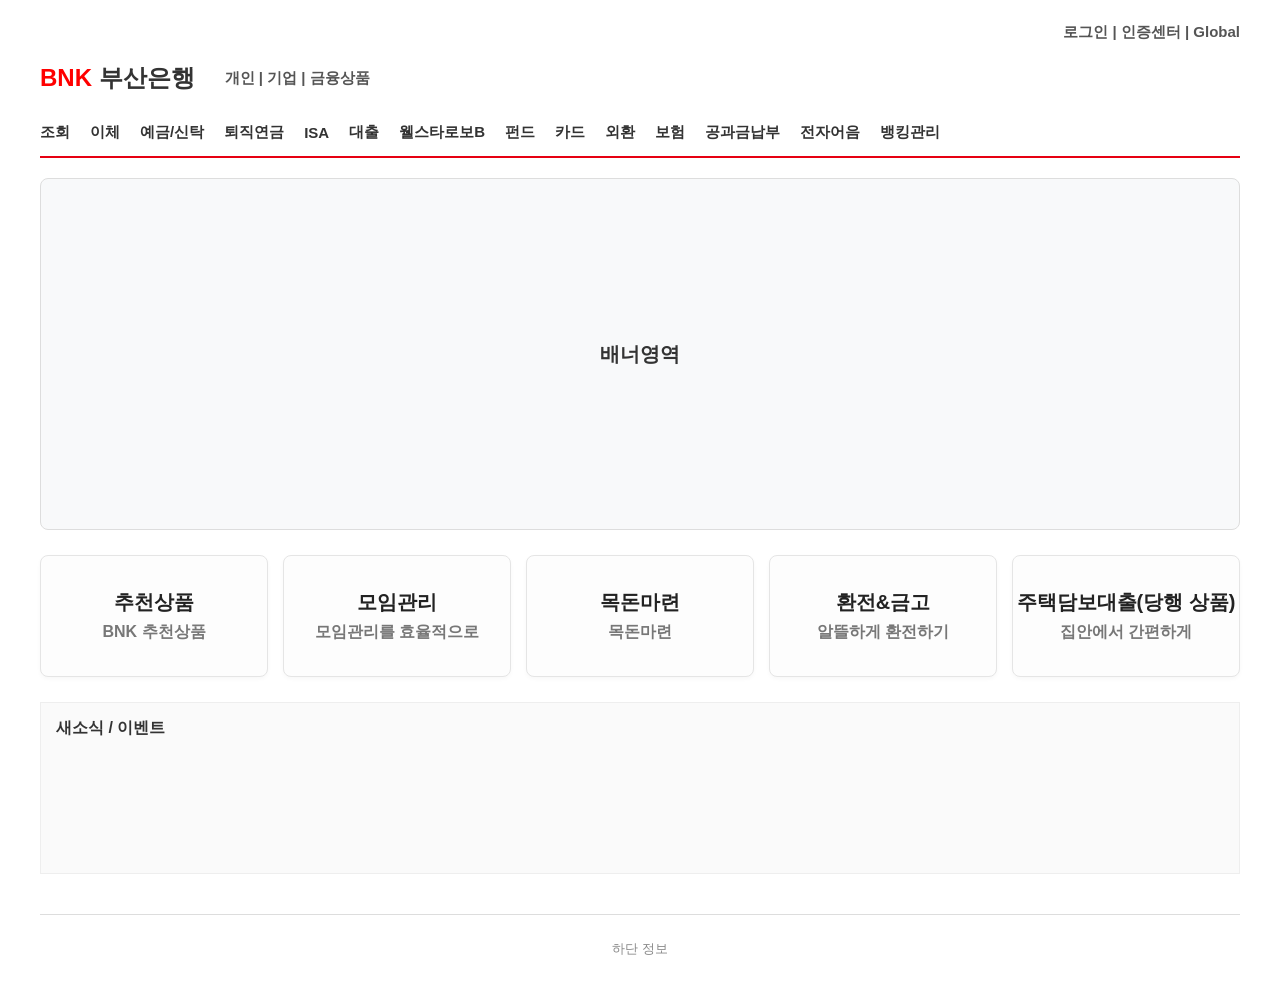
<file: Index.html>
<!DOCTYPE html>
<html lang="en">
<head>
    <meta charset="UTF-8">
    <meta name="viewport" content="width=device-width, initial-scale=1.0">
    <title>Document</title>
    <link rel="stylesheet" href="css/style_3.css">
    <style>
    
    </style>
</head>
<body>
    <div id="wrap">
        <header id="topNav">
            <div class="util-menu"> 로그인 | 인증센터 | Global</div>
        </header>

    <div id="siteNav">
        <div class="logo" style="font-weight: bold;">
        <span style="color: red;">BNK</span> 부산은행
    </div>
        <div class="tabs"> 개인 | 기업 | 금융상품</div>
    </div>

    <nav id="gnbNav">
        <div class="item">조회</div>
	    <div class="item">이체</div>
	    <div class="item">예금/신탁</div>
        <div class="item">퇴직연금</div>
        <div class="item">ISA</div>
        <div class="item">대출</div>
        <div class="item">웰스타로보B</div>
        <div class="item">펀드</div>
        <div class="item">카드</div>
        <div class="item">외환</div>
        <div class="item">보험</div>
        <div class="item">공과금납부</div>
        <div class="item">전자어음</div>
        <div class="item">뱅킹관리</div>
    </nav>
	    
    <main id="pebContainer">
        <section class="main-banner">배너영역</section>

        <section class="card-grid">
           <div class="card">
            <strong class="title">추천상품</strong>
            <span class="desc">BNK 추천상품</span>
        </div>
        <div class="card">
            <strong class="title">모임관리</strong>
            <span class="desc">모임관리를 효율적으로</span>
        </div>
        <div class="card">
            <strong class="title">목돈마련</strong>
            <span class="desc">목돈마련</span>
        </div>
        <div class="card">
            <strong class="title">환전&금고</strong>
            <span class="desc">알뜰하게 환전하기</span>
        </div>
        <div class="card">
            <strong class="title">주택담보대출(당행 상품)</strong>
            <span class="desc">집안에서 간편하게</span>
        </div>
    </section>
        
    <section class="board-section">새소식 / 이벤트</section>
    </main>
    
    <footer id="footer">하단 정보</footer>                             
    
    </div>
</body>
</html>
</file>
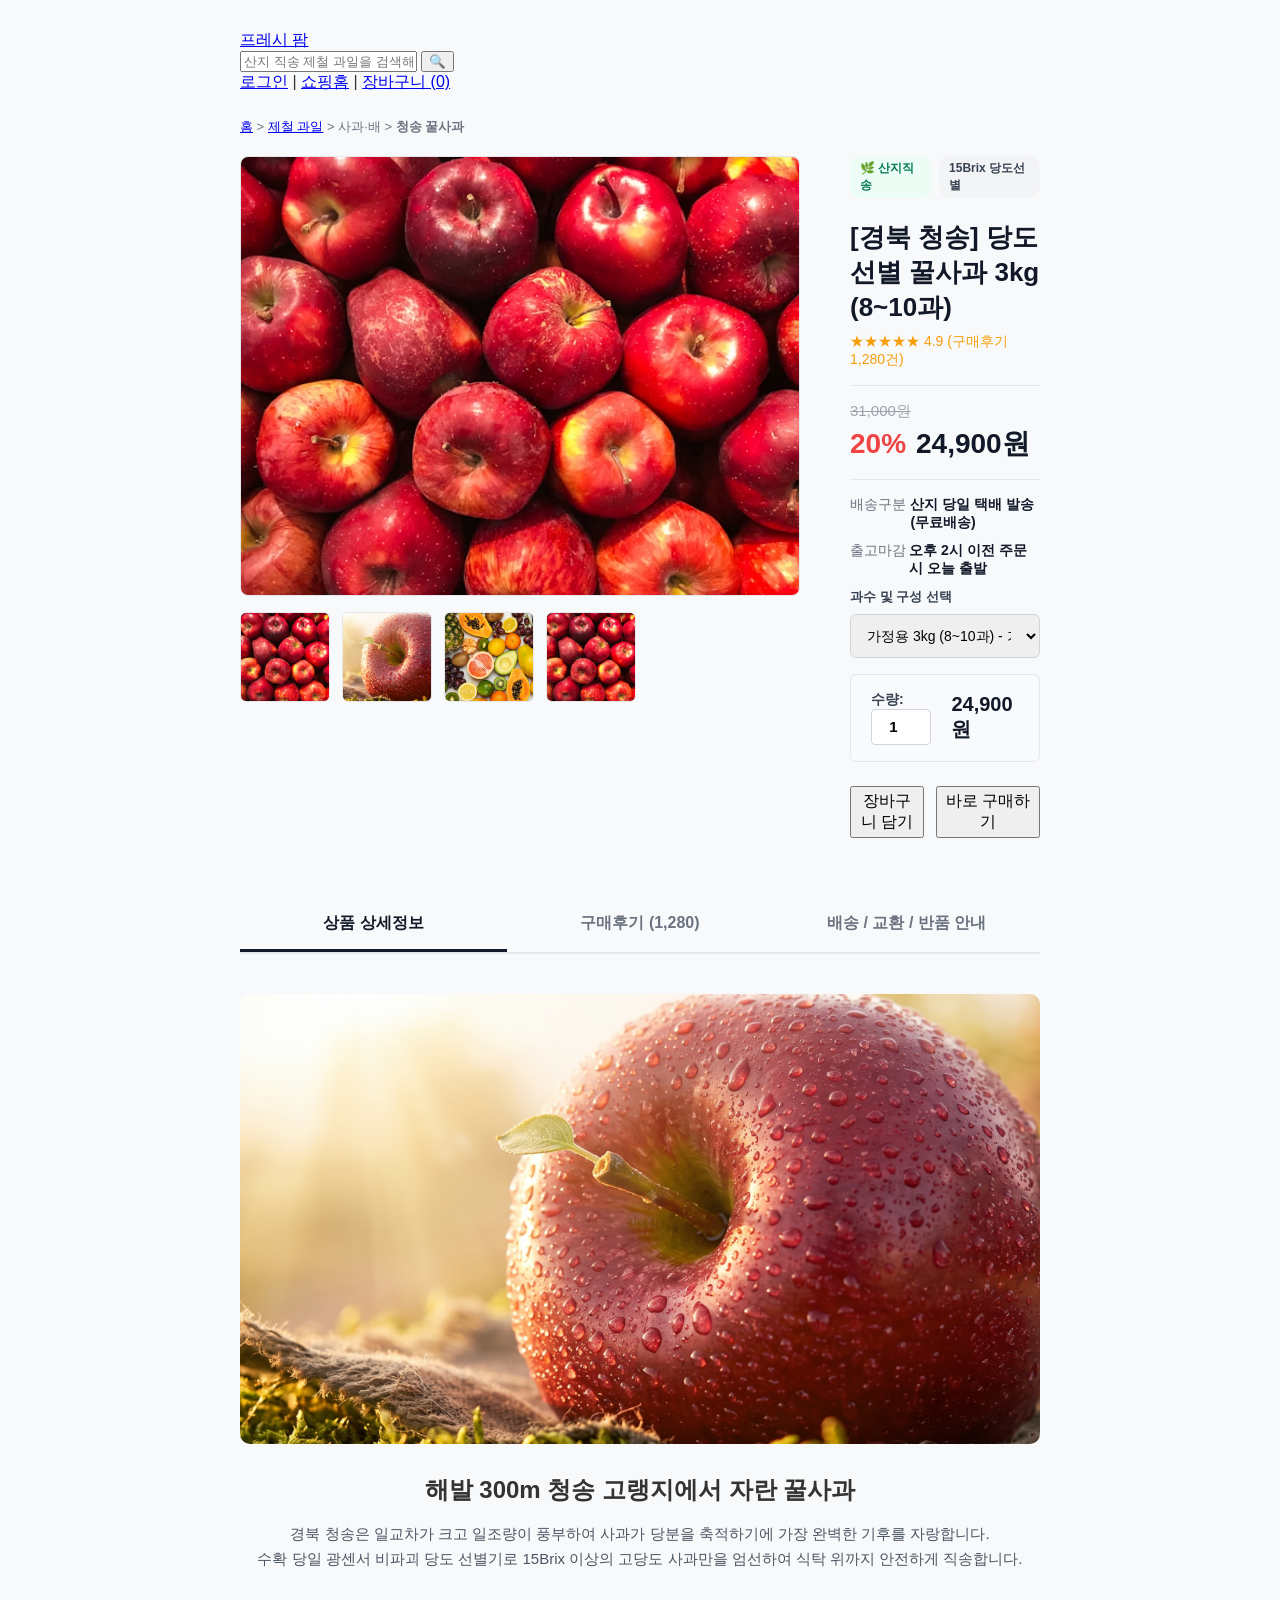
<file: desc.html>
<!DOCTYPE html>
<html lang="ko">
<head>
  <meta charset="UTF-8">
  <meta name="viewport" content="width=device-width, initial-scale=1.0">
  <title>[경북 청송] 당도선별 꿀사과 3kg - 프레시 팜</title>
  <link rel="stylesheet" href="style.css">
  <style>
    /* 1. 경로 안내  */
    .breadcrumb {
        font-size: 13px;
        color: #6B7280;
        margin: 25px 0 20px;
    }
    .breadcrumb a:hover {
        text-decoration: underline;
    }
    /* 2. 상품 상세 상단 2단 레이아웃 */
    .detail-top {
        display: flex;
        justify-content: space-between;
        gap: 50px;
        margin-bottom: 60px;
    }
    /* 좌측 사진 영역 */
    .detail-gallery {
        width: 560px;
    }
    .main-image-wrap {
        width: 560px;
        height: 440px;
        border-radius: 8px;
        overflow: hidden;
        border: 1px solid #E5E7EB;
        margin-bottom: 16px;
    }
    .main-image-wrap img {
        width: 100%;
        height: 100%;
        object-fit: cover;
        display: block;
    }
    .thumb-list {
        display: flex;
        gap: 12px;
    }
    .thumb-item {
        width: 90px;
        height: 90px;
        border-radius: 6px;
        overflow: hidden;
        border: 1px solid #E5E7EB;
    }
    .thumb-item img {
        width: 100%;
        height: 100%;
        object-fit: cover;
        display: block;
    }
    /* 우측 상품 정보 및 주문 영역 */
    .detail-info {
        flex: 1;
    }
    .detail-badges {
        display: flex;
        gap: 8px;
        margin-bottom: 12px;
    }
    .badge-chip {
        padding: 4px 10px;
        border-radius: 12px;
        font-size: 12px;
        font-weight: bold;
        background-color: #ECFDF5;
        color: #047857;
    }
    .detail-title {
        font-size: 26px;
        font-weight: bold;
        color: #111827;
        margin-bottom: 8px;
        line-height: 1.35;
    }
    .detail-rating {
        font-size: 14px;
        color: #F59E0B;
        margin-bottom: 16px;
    }
    .divider {
        border-top: 1px solid #E5E7EB;
        margin: 16px 0;
    }
    .detail-original {
        font-size: 15px;
        color: #9CA3AF;
        text-decoration: line-through;
    }
    .detail-final-price {
        display: flex;
        align-items: baseline;
        gap: 10px;
        margin-top: 4px;
    }
    .detail-discount {
        font-size: 28px;
        font-weight: bold;
        color: #EF4444;
    }
    .detail-price {
        font-size: 28px;
        font-weight: bold;
        color: #111827;
    }
    .meta-row {
        display: flex;
        font-size: 14px;
        margin-bottom: 10px;
    }
    .meta-label {
        width: 90px;
        color: #6B7280;
    }
    .meta-value {
        font-weight: 600;
        color: #111827;
    }
    .option-label {
        font-size: 13px;
        font-weight: bold;
        color: #374151;
        margin-top: 10px;
        display: block;
    }
    .option-select {
        width: 100%;
        height: 44px;
        border: 1px solid #D1D5DB;
        border-radius: 6px;
        padding: 0 12px;
        font-size: 14px;
        margin: 8px 0 16px;
        outline: none;
    }
    .quantity-box {
        background-color: #F9FAFB;
        border: 1px solid #E5E7EB;
        padding: 16px 20px;
        border-radius: 6px;
        display: flex;
        justify-content: space-between;
        align-items: center;
        margin-bottom: 24px;
    }
    .qty-input {
        width: 60px;
        height: 36px;
        text-align: center;
        font-size: 15px;
        font-weight: bold;
        border: 1px solid #D1D5DB;
        border-radius: 4px;
    }
    .total-price-text {
        font-size: 20px;
        font-weight: bold;
        color: #111827;
    }
    .btn-group {
        display: flex;
        gap: 12px;
    }
    .btn-group button {
        height: 52px;
        font-size: 16px;
    }
    .btn-group .btn-secondary {
        flex: 1;
    }
    .btn-group .btn-primary {
        flex: 1.5;
    }

    /* 3. 하단 상세 정보 영역 */
    .detail-tabs {
        display: flex;
        border-bottom: 2px solid #E5E7EB;
        margin-bottom: 40px;
    }
    .tab-item {
        flex: 1;
        text-align: center;
        padding: 15px 0;
        font-size: 16px;
        font-weight: bold;
        color: #6B7280;
    }
    .tab-item.active {
        color: #111827;
        border-bottom: 3px solid #111827;
    }
    .detail-story {
        margin-bottom: 80px;
        text-align: center;
    }
    .story-hero-img {
        width: 100%;
        height: 450px;
        border-radius: 10px;
        overflow: hidden;
        margin-bottom: 30px;
    }
    .story-hero-img img {
        width: 100%;
        height: 100%;
        object-fit: cover;
        display: block;
    }
    .detail-story h3 {
        font-size: 24px;
        font-weight: bold;
        margin-bottom: 14px;
    }
    .detail-story p {
        font-size: 15px;
        color: #4B5563;
        line-height: 1.7;
    }
  </style>
</head>
<body>
  <!-- 상단 GNB & 검색 헤더 -->
  <header class="site-header">
    <div class="container header-top">
        <a href="menu.html" class="logo">프레시 팜</a>
        <div class="search-box">
            <input type="text" placeholder="산지 직송 제철 과일을 검색해보세요 🔍">
            <button type="button">🔍</button>
        </div>
        <div class="header-utils">
            <a href="#">로그인</a>
            <span>|</span>
            <a href="menu.html">쇼핑홈</a>
            <span>|</span>
            <a href="#">장바구니 (0)</a>
        </div>
    </div>
  </header>

  <div class="container">
    <!-- 경로 안내  -->
    <nav class="breadcrumb">
      <a href="intro.html">홈</a> &gt; <a href="menu.html">제철 과일</a> &gt; <span>사과·배</span> &gt; <strong>청송 꿀사과</strong>
    </nav>

    <!-- 상품 상세 상단 -->
    <section class="detail-top">
      <!-- 좌측 사진 갤러리 -->
      <div class="detail-gallery">
        <div class="main-image-wrap">
            <img src="image/apple.avif" alt="청송 꿀사과 대표 이미지">
        </div>
        <div class="thumb-list">
            <div class="thumb-item"><img src="image/apple.avif" alt="썸네일 1"></div>
            <div class="thumb-item"><img src="image/apple_main.png" alt="썸네일 2"></div>
            <div class="thumb-item"><img src="image/mainfruit.avif" alt="썸네일 3"></div>
            <div class="thumb-item"><img src="image/apple.avif" alt="썸네일 4"></div>
        </div>
      </div>

      <!-- 우측 옵션 및 구매 영역 -->
      <div class="detail-info">
        <div class="detail-badges">
            <span class="badge-chip">🌿 산지직송</span>
            <span class="badge-chip" style="background-color: #F3F4F6; color: #374151;">15Brix 당도선별</span>
        </div>
        <h1 class="detail-title">[경북 청송] 당도선별 꿀사과 3kg (8~10과)</h1>
        <div class="detail-rating">★★★★★ 4.9 (구매후기 1,280건)</div>

        <div class="divider"></div>

        <div>
            <div class="detail-original">31,000원</div>
            <div class="detail-final-price">
                <span class="detail-discount">20%</span>
                <span class="detail-price">24,900원</span>
            </div>
        </div>

        <div class="divider"></div>

        <div class="meta-row">
            <span class="meta-label">배송구분</span>
            <span class="meta-value">산지 당일 택배 발송 (무료배송)</span>
        </div>
        <div class="meta-row">
            <span class="meta-label">출고마감</span>
            <span class="meta-value">오후 2시 이전 주문 시 오늘 출발</span>
        </div>

        <label class="option-label">과수 및 구성 선택</label>
        <select class="option-select">
            <option>가정용 3kg (8~10과) - 기본선택</option>
            <option>선물용 5kg (12~14과) (+15,000원)</option>
        </select>

        <!-- 숫자 입력 태그 -->
        <div class="quantity-box">
            <label style="font-size: 14px; font-weight: bold; color: #374151;">
            수량: <input type="number" class="qty-input" value="1" min="1" max="99">
            </label>
            <div class="total-price-text">24,900원</div>
        </div>

        <div class="btn-group">
            <button type="button" class="btn-secondary">장바구니 담기</button>
            <button type="button" class="btn-primary">바로 구매하기</button>
        </div>
      </div>
    </section>

    <!-- 하단 상세 탭 -->
    <div class="detail-tabs">
        <div class="tab-item active">상품 상세정보</div>
        <div class="tab-item">구매후기 (1,280)</div>
        <div class="tab-item">배송 / 교환 / 반품 안내</div>
    </div>

    <!-- 하단 산지 수확 스토리 본문 -->
    <section class="detail-story">
        <div class="story-hero-img">
            <img src="image/apple_main.png" alt="청송 과수원 전경">
        </div>
        <h3>해발 300m 청송 고랭지에서 자란 꿀사과</h3>
        <p>
        경북 청송은 일교차가 크고 일조량이 풍부하여 사과가 당분을 축적하기에 가장 완벽한 기후를 자랑합니다.<br>
        수확 당일 광센서 비파괴 당도 선별기로 15Brix 이상의 고당도 사과만을 엄선하여 식탁 위까지 안전하게 직송합니다.
        </p>
    </section>
  </div>
</body>
</html>
</file>
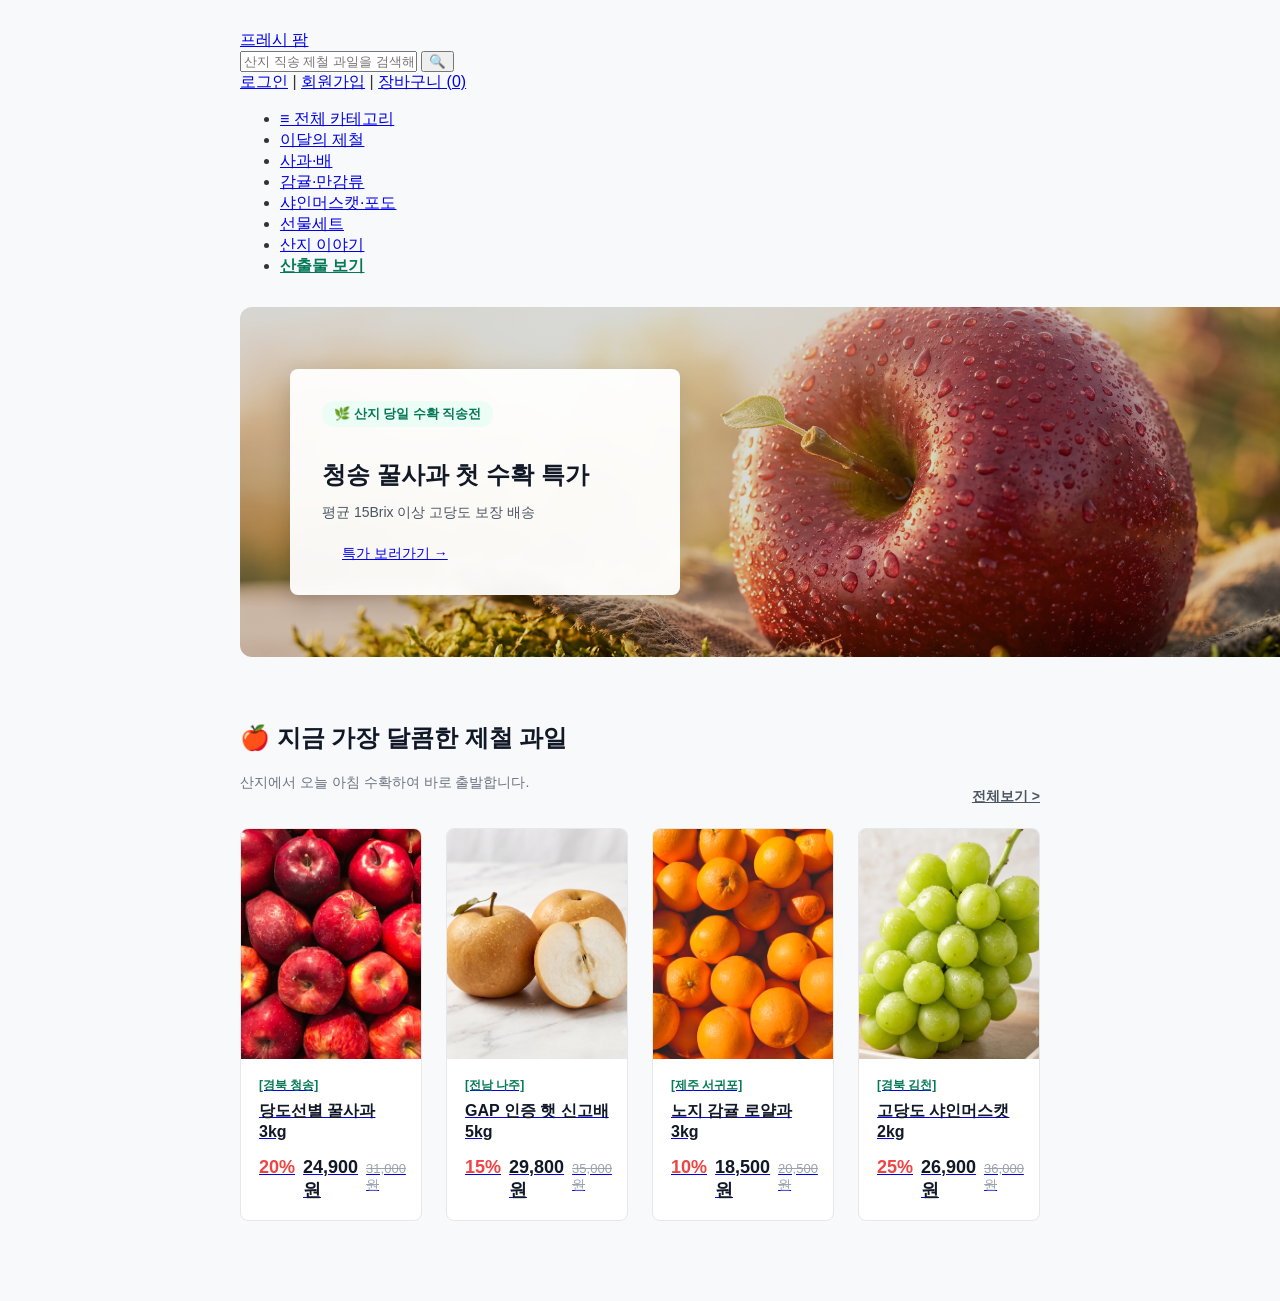
<file: menu.html>
<!DOCTYPE html>
<html lang="ko">
<head>
  <meta charset="UTF-8">
  <meta name="viewport" content="width=device-width, initial-scale=1.0">
  <title>프레시 팜 - 산지직송 제철 과일 쇼핑몰</title>
  <link rel="stylesheet" href="style.css">
  <style>
    /*  메인 배너 영역  */
    .hero-banner {
        width: 1200px;
        height: 350px;
        border-radius: 12px;
        margin: 30px auto;
        display: flex;
        align-items: center;
        padding: 0 50px;
        background: linear-gradient(rgba(0, 0, 0, 0.15), rgba(0, 0, 0, 0.15)), url('image/apple_main.png') no-repeat center/cover;
        position: relative;
        overflow: hidden;
    }
    .banner-card {
        background: rgba(255, 255, 255, 0.95);
        backdrop-filter: blur(4px);
        padding: 32px;
        border-radius: 8px;
        width: 390px;
        box-shadow: 0 8px 24px rgba(0, 0, 0, 0.15);
        z-index: 2;
    }
    .banner-badge {
        display: inline-block;
        background-color: #ECFDF5;
        color: #047857;
        font-size: 13px;
        font-weight: bold;
        padding: 4px 12px;
        border-radius: 12px;
        margin-bottom: 12px;
    }
    .banner-title {
        font-size: 24px;
        font-weight: bold;
        color: #111827;
        margin-bottom: 8px;
        line-height: 1.3;
    }
    .banner-sub {
        font-size: 14px;
        color: #4B5563;
        margin-bottom: 22px;
    }
    /* 추천 섹션 타이틀 */
    .section-header {
        display: flex;
        justify-content: space-between;
        align-items: flex-end;
        margin: 45px 0 22px;
    }
    .section-header h2 {
        font-size: 24px;
        font-weight: bold;
        color: #111827;
    }
    .section-header p {
        font-size: 14px;
        color: #6B7280;
        margin-top: 6px;
    }
    .view-all-link {
        font-size: 14px;
        color: #4B5563;
        font-weight: bold;
        transition: color 0.2s;
    }
    .view-all-link:hover {
        color: #111827;
        text-decoration: underline;
    }
    /* 4구 상품 카드 */
    .product-grid {
        display: flex;
        justify-content: space-between;
        gap: 24px;
        margin-bottom: 80px;
    }
    .product-card {
        flex: 1;
        border: 1px solid #E5E7EB;
        border-radius: 8px;
        overflow: hidden;
        background-color: #ffffff;
        display: flex;
        flex-direction: column;
        transition: transform 0.2s ease, box-shadow 0.2s ease;
    }
    .product-card:hover {
        transform: translateY(-6px);
        box-shadow: 0 10px 20px rgba(0, 0, 0, 0.08);
        border-color: #D1D5DB;
    }
    /* 상품 썸네일 이미지 크기 및 찌그러짐 방지 */
    .card-thumb {
        width: 100%;
        height: 230px;
        object-fit: cover;
        display: block;
        background-color: #F3F4F6;
    }
    .card-info {
        padding: 18px;
        display: flex;
        flex-direction: column;
        flex: 1;
    }
    .card-origin {
        font-size: 12px;
        font-weight: bold;
        color: #047857;
        margin-bottom: 6px;
    }
    .card-name {
        font-size: 16px;
        font-weight: bold;
        color: #111827;
        margin-bottom: 14px;
        line-height: 1.35;
    }
    .card-price-row {
        display: flex;
        align-items: baseline;
        gap: 8px;
        margin-top: auto;
    }
    .discount {
        color: #EF4444;
        font-size: 18px;
        font-weight: bold;
    }
    .price {
      font-size: 18px;
      font-weight: bold;
      color: #111827;
    }
    .original-price {
      font-size: 13px;
      color: #9CA3AF;
      text-decoration: line-through;
    }
  </style>
</head>
<body>
  <!-- 1. 상단 GNB & 검색 헤더 -->
<header class="site-header">
    <div class="container header-top">
        <a href="menu.html" class="logo">프레시 팜</a>
        <div class="search-box">
            <input type="text" placeholder="산지 직송 제철 과일을 검색해보세요 🔍">
            <button type="button">🔍</button>
        </div>
        <div class="header-utils">
            <a href="#">로그인</a>
            <span>|</span>
            <a href="#">회원가입</a>
            <span>|</span>
            <a href="#">장바구니 (0)</a>
        </div>
    </div>

    <!-- 2단 가로 카테고리 바 -->
    <nav class="gnb-bar">
        <div class="container">
            <ul class="gnb-list">
                <li class="all-cat"><a href="#">≡ 전체 카테고리</a></li>
                <li class="highlight"><a href="menu.html">이달의 제철</a></li>
                <li><a href="#">사과·배</a></li>
                <li><a href="#">감귤·만감류</a></li>
                <li><a href="#">샤인머스캣·포도</a></li>
                <li><a href="#">선물세트</a></li>
                <li><a href="#">산지 이야기</a></li>
                <li style="margin-left: auto;"><a href="#deliverables" style="color: #047857; font-weight: bold;">산출물 보기</a></li>
            </ul>
        </div>
    </nav>
</header>

  <div class="container">
    <!-- 2. 메인 프로모션 배너 -->
    <section class="hero-banner">
        <div class="banner-card">
            <span class="banner-badge">🌿 산지 당일 수확 직송전</span>
            <h2 class="banner-title">청송 꿀사과 첫 수확 특가</h2>
            <p class="banner-sub">평균 15Brix 이상 고당도 보장 배송</p>
            <a href="desc.html" class="btn-primary" style="padding: 10px 20px; font-size: 14px;">특가 보러가기 →</a>
        </div>
    </section>

    <!-- 3. 추천 제철 과일 섹션 타이틀 -->
    <div class="section-header">
        <div>
            <h2>🍎 지금 가장 달콤한 제철 과일</h2>
            <p>산지에서 오늘 아침 수확하여 바로 출발합니다.</p>
        </div>
        <a href="#" class="view-all-link">전체보기 &gt;</a>
    </div>

    <!-- 4. 추천 상품  -->
    <section class="product-grid">
      <!-- 상품 1: 사과 -->
        <a href="desc.html" class="product-card">
            <img src="image/apple.avif" alt="[경북 청송] 당도선별 꿀사과 3kg" class="card-thumb">
            <div class="card-info">
                <div class="card-origin">[경북 청송]</div>
                <div class="card-name">당도선별 꿀사과 3kg</div>
                <div class="card-price-row">
                    <span class="discount">20%</span>
                    <span class="price">24,900원</span>
                    <span class="original-price">31,000원</span>
                </div>
            </div>
        </a>

      <!-- 상품 2: 배 -->
      <a href="desc.html" class="product-card">
        <img src="image/pear.png" alt="[전남 나주] GAP 인증 햇 신고배 5kg" class="card-thumb">
        <div class="card-info">
            <div class="card-origin">[전남 나주]</div>
            <div class="card-name">GAP 인증 햇 신고배 5kg</div>
            <div class="card-price-row">
                <span class="discount">15%</span>
                <span class="price">29,800원</span>
                <span class="original-price">35,000원</span>
            </div>
        </div>
      </a>

      <!-- 상품 3: 감귤 -->
      <a href="desc.html" class="product-card">
        <img src="image/tangerine.avif" alt="[제주 서귀포] 노지 감귤 로얄과 3kg" class="card-thumb">
        <div class="card-info">
            <div class="card-origin">[제주 서귀포]</div>
            <div class="card-name">노지 감귤 로얄과 3kg</div>
            <div class="card-price-row">
                <span class="discount">10%</span>
                <span class="price">18,500원</span>
                <span class="original-price">20,500원</span>
            </div>
        </div>
      </a>

      <!-- 상품 4: 샤인머스캣 -->
        <a href="desc.html" class="product-card">
            <img src="image/shine.png" alt="[경북 김천] 고당도 샤인머스캣 2kg" class="card-thumb">
            <div class="card-info">
                <div class="card-origin">[경북 김천]</div>
                <div class="card-name">고당도 샤인머스캣 2kg</div>
                <div class="card-price-row">
                    <span class="discount">25%</span>
                    <span class="price">26,900원</span>
                    <span class="original-price">36,000원</span>
                </div>
            </div>
        </a>
    </section>
    
  </div>
</body>
</html>
</file>
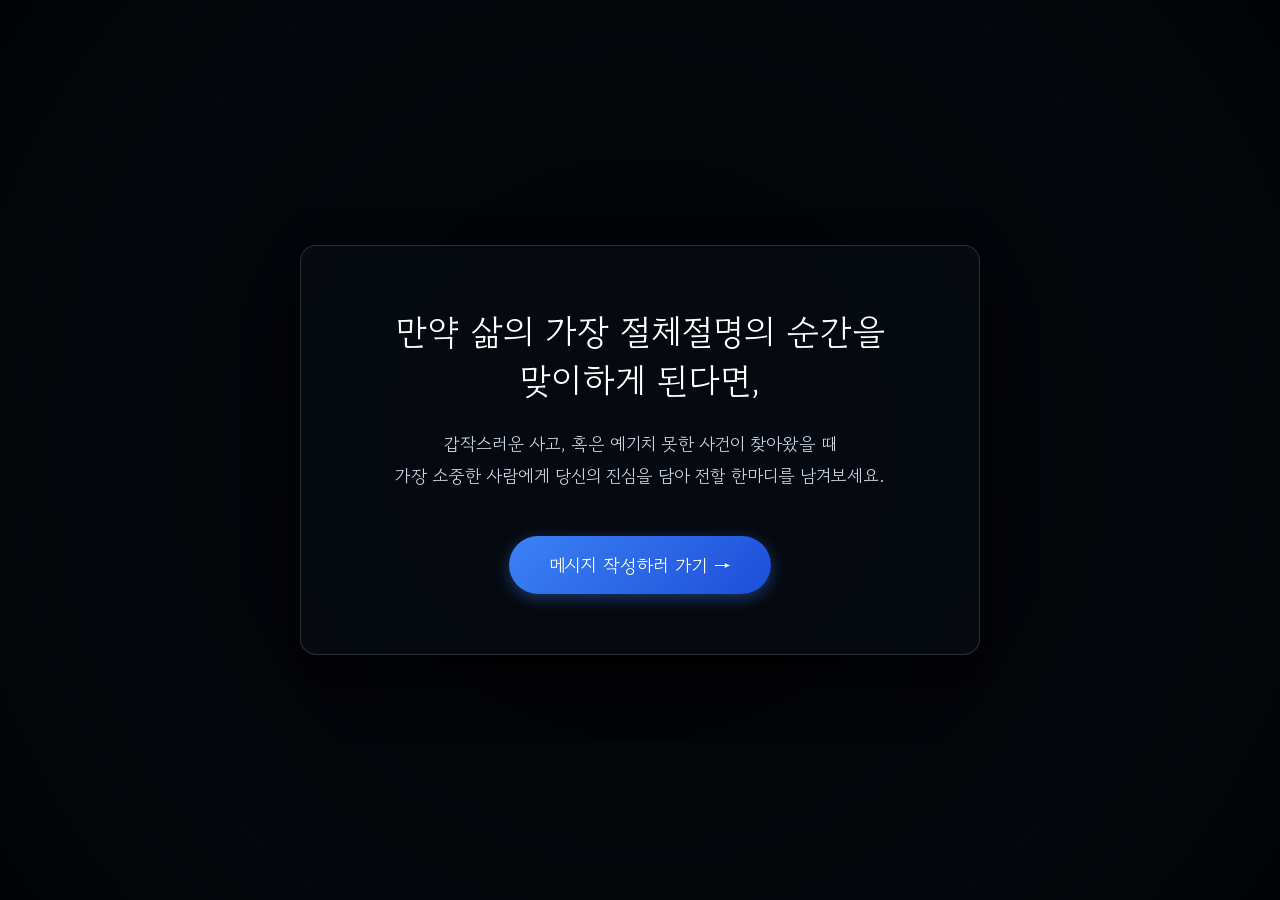
<file: message/message_intro.html>
<!DOCTYPE html>
<html lang="ko">
<head>
    <meta charset="UTF-8">
    <meta name="viewport" content="width=device-width, initial-scale=1.0">
    <title>마지막 편지 - 인트로</title>
    <!-- 구글 웹 폰트 연결 -->
    <link rel="preconnect" href="https://fonts.googleapis.com">
    <link rel="preconnect" href="https://fonts.gstatic.com" crossorigin>
    <link href="https://fonts.googleapis.com/css2?family=Gowun+Dodum&display=swap" rel="stylesheet">
    <!-- 분리된 외부 CSS 파일 연결 -->
    <link rel="stylesheet" href="style.css">
</head>
<body class="intro-body">
    <div class="intro-box">
        <h1>만약 삶의 가장 절체절명의 순간을 맞이하게 된다면,</h1>
        <p>
            갑작스러운 사고, 혹은 예기치 못한 사건이 찾아왔을 때<br>
            가장 소중한 사람에게 당신의 진심을 담아 전할 한마디를 남겨보세요.
        </p>
        <a href="main.html" class="btn-start">메시지 작성하러 가기 →</a>
    </div>
</body>
</html>
</file>
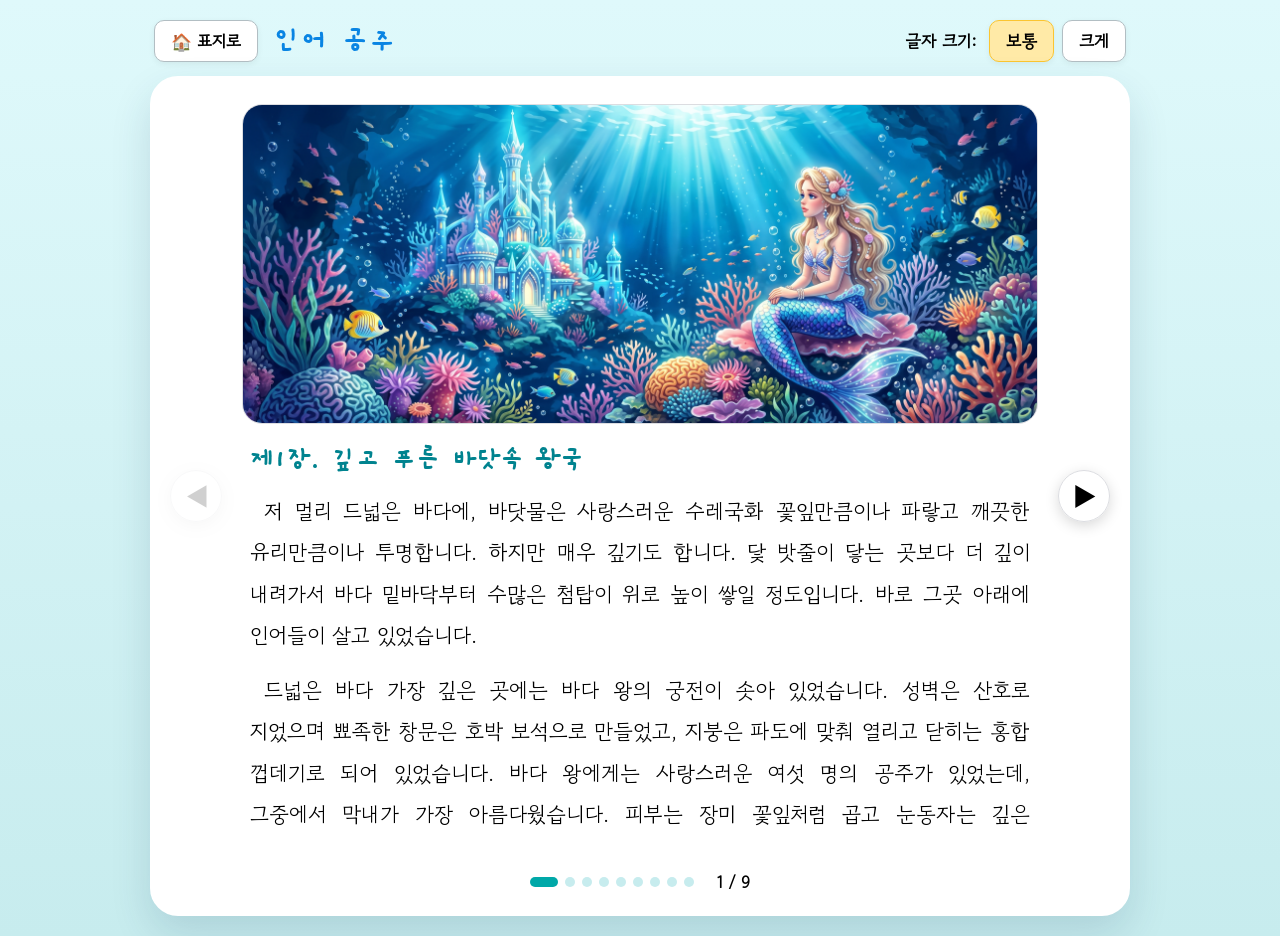
<file: storybook/main.html>
<!DOCTYPE html>
<html lang="ko">
<head>
  <meta charset="UTF-8" />
  <meta name="viewport" content="width=device-width, initial-scale=1.0" />
  <title>인어 공주 - 동화책 읽기</title>
  <link rel="stylesheet" href="style.css" />
</head>
<body>

  <input type="radio" name="font-size" id="font-normal" checked>
  <input type="radio" name="font-size" id="font-large">

  <input type="radio" name="slide" id="slide1" checked>
  <input type="radio" name="slide" id="slide2">
  <input type="radio" name="slide" id="slide3">
  <input type="radio" name="slide" id="slide4">
  <input type="radio" name="slide" id="slide5">
  <input type="radio" name="slide" id="slide6">
  <input type="radio" name="slide" id="slide7">
  <input type="radio" name="slide" id="slide8">
  <input type="radio" name="slide" id="slide9">

  <header class="top-bar">
    <div class="top-bar-left">
      <a href="storybook_intro.html" class="home-btn">🏠 표지로</a>
      <div class="book-title-header">인어 공주</div>
    </div>
    <div class="font-controls">
      <span class="font-label">글자 크기:</span>
      <label for="font-normal" class="font-btn btn-font-normal">보통</label>
      <label for="font-large" class="font-btn btn-font-large">크게</label>
    </div>
  </header>

  <main class="viewer-container" id="bookViewer">
    <div class="slider-track" id="sliderTrack">

      <!-- 제1장 -->
      <section class="slide-page">
        <span class="nav-arrow prev disabled">◀</span>
        <label for="slide2" class="nav-arrow next">▶</label>
        <div class="illustration-box">
          <img src="../image1.png" onerror="this.onerror=null; this.src='images/image1.png';" alt="제1장. 깊고 푸른 바닷속 왕국" />
        </div>
        <div class="story-content">
          <h2 class="page-chapter-title">제1장. 깊고 푸른 바닷속 왕국</h2>
          <div class="story-text">
            <p>저 멀리 드넓은 바다에, 바닷물은 사랑스러운 수레국화 꽃잎만큼이나 파랗고 깨끗한 유리만큼이나 투명합니다. 하지만 매우 깊기도 합니다. 닻 밧줄이 닿는 곳보다 더 깊이 내려가서 바다 밑바닥부터 수많은 첨탑이 위로 높이 쌓일 정도입니다. 바로 그곳 아래에 인어들이 살고 있었습니다.</p>
            <p>드넓은 바다 가장 깊은 곳에는 바다 왕의 궁전이 솟아 있었습니다. 성벽은 산호로 지었으며 뾰족한 창문은 호박 보석으로 만들었고, 지붕은 파도에 맞춰 열리고 닫히는 홍합 껍데기로 되어 있었습니다. 바다 왕에게는 사랑스러운 여섯 명의 공주가 있었는데, 그중에서 막내가 가장 아름다웠습니다. 피부는 장미 꽃잎처럼 곱고 눈동자는 깊은 바다처럼 파란빛이었지만, 발 대신 몸 끝에 물고기의 꼬리가 달려 있었습니다.</p>
          </div>
        </div>
      </section>

      <!-- 제2장 -->
      <section class="slide-page">
        <label for="slide1" class="nav-arrow prev">◀</label>
        <label for="slide3" class="nav-arrow next">▶</label>
        <div class="illustration-box">
          <img src="../image2.png" onerror="this.onerror=null; this.src='images/image2.png';" alt="제2장. 작은 정원과 대리석 소년" />
        </div>
        <div class="story-content">
          <h2 class="page-chapter-title">제2장. 작은 정원과 대리석 소년</h2>
          <div class="story-text">
            <p>공주들은 각자만의 작은 꽃밭이 있었습니다. 막내는 태양처럼 둥글게 꽃밭을 만들어 태양만큼이나 붉은 꽃만 심었습니다. 막내는 보통의 아이와 다르게 차분하고 언제나 생각에 잠겨 있었습니다. 언니들이 난파선에서 건져 올린 온갖 물건들로 꽃밭을 꾸밀 때, 막내는 붉은 꽃과 함께 가라앉은 배에서 찾은 하얀 대리석 소년 동상만을 소중히 놓아두었습니다.</p>
            <p>막내 공주는 위쪽 인간 세상의 이야기를 듣는 것을 가장 좋아했습니다. 할머니에게 배와 도시, 사람과 동물에 대한 이야기를 졸라 들었습니다. 향기로운 지상의 꽃과 초록빛 숲, 그리고 노래를 부르는 ‘물고기’(작은 새)들의 이야기를 들으며 위쪽 세상을 끝없이 동경했습니다.</p>
          </div>
        </div>
      </section>

      <!-- 제3장 -->
      <section class="slide-page">
        <label for="slide2" class="nav-arrow prev">◀</label>
        <label for="slide4" class="nav-arrow next">▶</label>
        <div class="illustration-box">
          <img src="../image3.png" onerror="this.onerror=null; this.src='images/image3.png';" alt="제3장. 언니들이 들려준 세상" />
        </div>
        <div class="story-content">
          <h2 class="page-chapter-title">제3장. 언니들이 들려준 세상</h2>
          <div class="story-text">
            <p>“너희 중 열다섯 살이 되는 사람은 바다 위로 나가 바위에 앉아 달빛을 보아도 좋단다.” 할머니의 말대로 맏이부터 한 해에 한 명씩 물 밖 세상을 구경할 수 있었습니다. 맏이는 수백 개의 불빛이 별처럼 빛나는 도시와 울려 퍼지는 교회의 종소리를 들려주었고, 둘째는 하늘 전체가 황금빛과 붉은 장밋빛으로 물드는 눈부신 일몰을 이야기했습니다.</p>
            <p>셋째는 숲속 동물들과 헤엄치는 아이들을 보았고, 넷째는 드넓은 바다의 고래와 돌고래들을, 다섯째는 거대한 빙산 위에 앉아 번개를 바라보았던 기억을 들려주었습니다. 언니들의 이야기를 들을 때마다 막내 공주의 마음속 동경은 더욱더 깊어만 갔습니다.</p>
          </div>
        </div>
      </section>

      <!-- 제4장 -->
      <section class="slide-page">
        <label for="slide3" class="nav-arrow prev">◀</label>
        <label for="slide5" class="nav-arrow next">▶</label>
        <div class="illustration-box">
          <img src="../image4.png" onerror="this.onerror=null; this.src='images/image4.png';" alt="제4장. 폭풍우 속의 만남" />
        </div>
        <div class="story-content">
          <h2 class="page-chapter-title">제4장. 폭풍우 속의 만남</h2>
          <div class="story-text">
            <p>마침내 막내 공주도 열다섯 살이 되어 물 밖으로 솟아올랐습니다. 수면 위에는 세 개의 돛을 단 커다란 배가 떠 있었고, 그곳에서는 검은 눈동자를 지닌 잘생긴 젊은 왕자의 생일 축하 파티가 열리고 있었습니다. 눈부신 불꽃놀이 속에서 왕자를 바라보며 공주는 한시도 눈을 뗄 수 없었습니다.</p>
            <p>그러나 곧 끔찍한 폭풍우가 들이닥쳐 배는 두 동강이 났고, 왕자는 바닷속 깊은 곳으로 가라앉았습니다. ‘인간은 물속에서 살 수 없어!’ 공주는 부서진 판자 사이를 뚫고 헤엄쳐 지친 왕자를 안아 올렸습니다. 밤새 파도를 가른 공주는 날이 밝자 왕자를 해변의 모래밭에 눕혀두고, 바위 뒤에 몸을 숨겨 왕자가 무사히 사람들에게 발견되는 모습을 지켜보았습니다.</p>
          </div>
        </div>
      </section>

      <!-- 제5장 -->
      <section class="slide-page">
        <label for="slide4" class="nav-arrow prev">◀</label>
        <label for="slide6" class="nav-arrow next">▶</label>
        <div class="illustration-box">
          <img src="../image5.png" onerror="this.onerror=null; this.src='images/image5.png';" alt="제5장. 바다 마녀와의 위험한 거래" />
        </div>
        <div class="story-content">
          <h2 class="page-chapter-title">제5장. 바다 마녀와의 위험한 거래</h2>
          <div class="story-text">
            <p>왕자를 잊을 수 없고 영원히 사는 불멸의 영혼을 간절히 바란 공주는 두려움을 무릅쓰고 바다 마녀를 찾아갔습니다. 마녀는 섬뜩하게 웃으며 말했습니다. “네 꼬리를 두 다리로 바꿔주는 마법의 약을 주마. 하지만 걸을 때마다 날카로운 칼날 위를 걷는 듯한 고통이 따를 것이다. 그리고 왕자가 다른 사람과 결혼한다면, 다음 날 아침 너는 바다의 물거품이 되어 사라질 것이다.”</p>
            <p>“감수하겠어요.” 공주의 대답에 마녀는 약의 대가로 바닷속에서 가장 아름다운 공주의 목소리를 요구했습니다. 마녀는 공주의 혀를 잘랐고, 공주는 더 이상 말을 하거나 노래를 부를 수 없게 되었습니다.</p>
          </div>
        </div>
      </section>

      <!-- 제6장 -->
      <section class="slide-page">
        <label for="slide5" class="nav-arrow prev">◀</label>
        <label for="slide7" class="nav-arrow next">▶</label>
        <div class="illustration-box">
          <img src="../image6.png" onerror="this.onerror=null; this.src='images/image6.png';" alt="제6장. 말을 잃은 궁전의 여인" />
        </div>
        <div class="story-content">
          <h2 class="page-chapter-title">제6장. 말을 잃은 궁전의 여인</h2>
          <div class="story-text">
            <p>왕자의 궁전 계단에서 쓰디쓴 약을 마신 공주는 가슴을 베는 듯한 고통 속에 쓰러졌고, 깨어났을 때는 물고기 꼬리 대신 아름다운 하얀 다리를 지니고 있었습니다. 왕자는 말을 하지 못하는 공주를 가엾게 여기며 곁에 두었습니다.</p>
            <p>공주는 발이 닿을 때마다 면도날 위를 걷는 듯 피가 배어 나오는 고통을 참으며, 오직 왕자를 위해 그 누구보다 우아하고 아름답게 춤을 추었습니다. 왕자는 공주를 아꼈지만, 자신을 구해준 해변의 소녀만을 평생의 연인으로 마음에 품고 있었습니다. 그 소녀가 바로 눈앞의 인어 공주라는 사실을 꿈에도 모른 채 말입니다.</p>
          </div>
        </div>
      </section>

      <!-- 제7장 -->
      <section class="slide-page">
        <label for="slide6" class="nav-arrow prev">◀</label>
        <label for="slide8" class="nav-arrow next">▶</label>
        <div class="illustration-box">
          <img src="../image7.png" onerror="this.onerror=null; this.src='images/image7.png';" alt="제7장. 눈물의 결혼식" />
        </div>
        <div class="story-content">
          <h2 class="page-chapter-title">제7장. 눈물의 결혼식</h2>
          <div class="story-text">
            <p>이윽고 왕자는 이웃 왕국의 공주와 혼담을 치르러 떠났습니다. 마침내 나타난 신부를 본 왕자는 외쳤습니다. “당신이었군요! 바닷가에서 죽어가던 나를 구해준 사람이 바로 당신이었어!” 신부는 바로 과거 공주가 왕자를 눕혀두었던 해변의 건물에 머물던 소녀였습니다.</p>
            <p>성대한 축복 속에 두 사람의 결혼식이 열렸고, 배 위에서는 화려한 밤 축제가 이어졌습니다. 황금 옷을 입고 신부의 긴 드레스를 들고 있던 인어 공주의 가슴은 산산이 부서져 내렸습니다. 해가 뜨면 물거품이 되어 사라질 마지막 밤이었지만, 공주는 왕자를 축복하며 마지막 힘을 다해 아름답게 춤을 추었습니다.</p>
          </div>
        </div>
      </section>

      <!-- 제8장 -->
      <section class="slide-page">
        <label for="slide7" class="nav-arrow prev">◀</label>
        <label for="slide9" class="nav-arrow next">▶</label>
        <div class="illustration-box">
          <img src="../image8.png" onerror="this.onerror=null; this.src='images/image8.png';" alt="제8장. 언니들의 희생과 공주의 선택" />
        </div>
        <div class="story-content">
          <h2 class="page-chapter-title">제8장. 언니들의 희생과 공주의 선택</h2>
          <div class="story-text">
            <p>배 위로 모두가 잠든 고요한 새벽, 바다 위로 머리카락이 잘려 나간 언니들이 솟아올랐습니다. “막내야! 마녀에게 우리 머리카락을 바치고 이 날카로운 단검을 받아왔어. 해가 뜨기 전에 왕자의 심장을 찔러 그의 피를 네 발에 적셔야 해! 그러면 꼬리가 돌아와 다시 삼백 년을 우리와 살 수 있어. 서둘러!”</p>
            <p>공주는 천막 안으로 들어가 깊이 잠든 왕자를 바라보았습니다. 왕자는 꿈속에서도 신부의 이름을 부르고 있었습니다. 떨리는 손으로 칼을 쥐고 있던 인어 공주는 결코 왕자를 해칠 수 없었습니다. 공주는 칼을 먼바다로 던져 버리고, 스스로 파도 속으로 몸을 던졌습니다. 공주의 몸은 차가운 거품으로 부드럽게 녹아들기 시작했습니다.</p>
          </div>
        </div>
      </section>

      <!-- 제9장 -->
      <section class="slide-page">
        <label for="slide8" class="nav-arrow prev">◀</label>
        <span class="nav-arrow next disabled">▶</span>
        <div class="illustration-box">
          <img src="../image9.png" onerror="this.onerror=null; this.src='images/image9.png';" alt="제9장. 공기의 딸들과 찬란한 영혼" />
        </div>
        <div class="story-content">
          <h2 class="page-chapter-title">제9장. 공기의 딸들과 찬란한 영혼</h2>
          <div class="story-text">
            <p>아침 햇살이 부드럽게 떠오르자, 공주는 차가운 죽음 대신 눈부신 빛 속에서 가볍게 떠오르는 자신을 발견했습니다. 공중에는 음악처럼 감미로운 목소리를 지닌 투명한 생명체들이 둥둥 떠다니고 있었습니다.</p>
            <p>“우리는 공기의 딸들이란다. 너는 깊은 고통 속에서도 다른 이를 사랑하고 희생했기에 우리 곁으로 올라왔단다. 이제 세상 곳곳에 선한 향기를 전하며 착한 행동을 쌓는다면, 너는 마침내 그토록 바라던 영원한 영혼을 얻어 신의 나라에 닿게 될 거야.” 인어 공주는 처음으로 눈에 눈물을 머금은 채, 장밋빛 아침 구름 속으로 높이높이 날아올랐습니다.</p>
          </div>
          <div style="text-align: center; margin-top: 18px;">
            <a href="storybook_intro.html" class="home-btn" style="background: #00838f; color: #ffffff; padding: 10px 24px; font-size: 1.1rem; border: none;">처음 표지로 🏠</a>
          </div>
        </div>
      </section>

    </div>

    <div class="indicator-container">
      <div class="dot-wrapper">
        <label for="slide1" class="dot dot1"></label>
        <label for="slide2" class="dot dot2"></label>
        <label for="slide3" class="dot dot3"></label>
        <label for="slide4" class="dot dot4"></label>
        <label for="slide5" class="dot dot5"></label>
        <label for="slide6" class="dot dot6"></label>
        <label for="slide7" class="dot dot7"></label>
        <label for="slide8" class="dot dot8"></label>
        <label for="slide9" class="dot dot9"></label>
      </div>
      <span class="page-badge"></span>
    </div>
  </main>

</body>
</html>
</file>
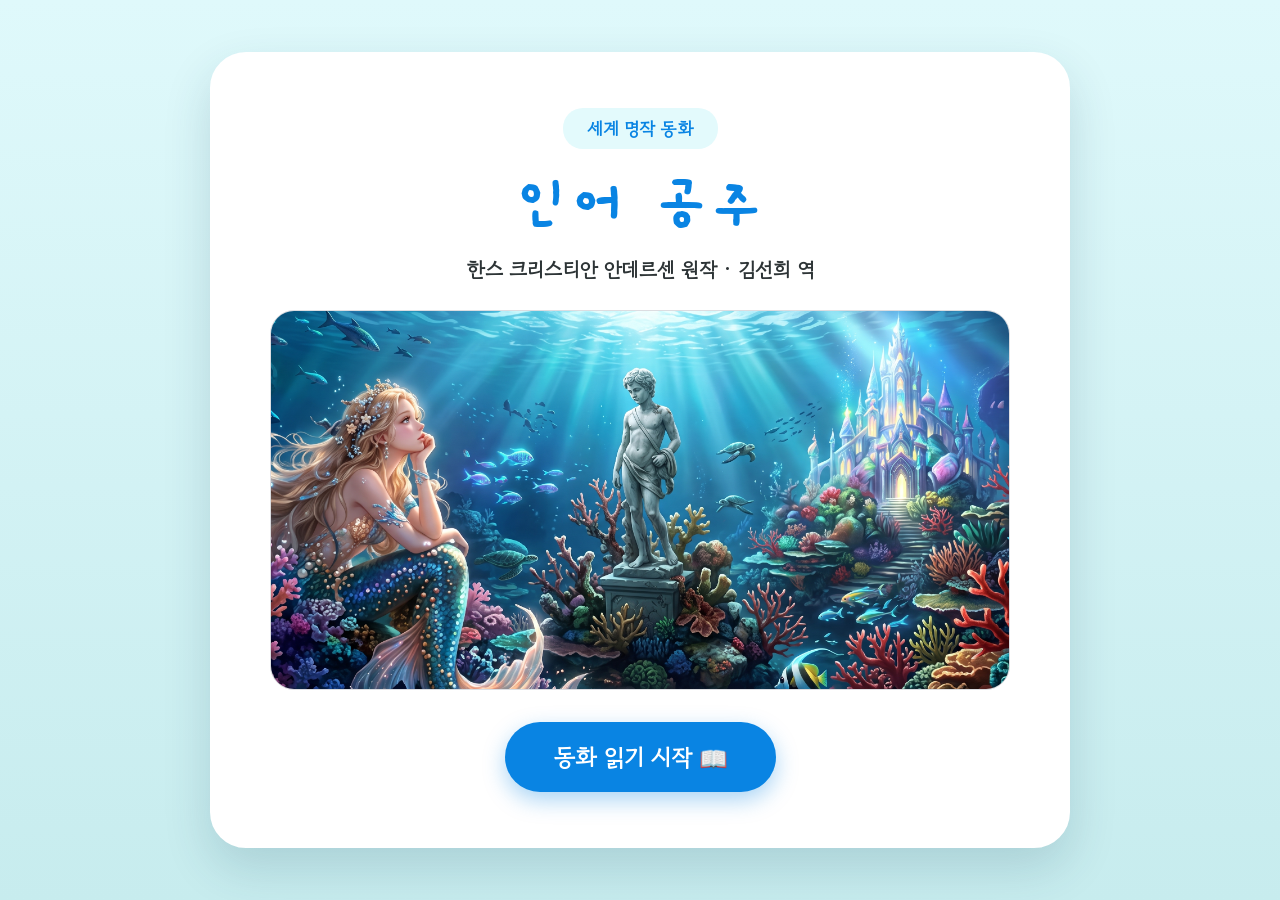
<file: storybook/storybook_intro.html>
<!DOCTYPE html>
<html lang="ko">
<head>
  <meta charset="UTF-8" />
  <meta name="viewport" content="width=device-width, initial-scale=1.0" />
  <title>인어 공주 - 표지</title>
  <link rel="stylesheet" href="style.css" />
</head>
<body>

  <main class="intro-container">
    <span class="intro-badge">세계 명작 동화</span>
    <h1 class="intro-title">인어 공주</h1>
    <p class="intro-subtitle">한스 크리스티안 안데르센 원작 · 김선희 역</p>

    <div class="intro-graphic">
      <img src="../image0.png" onerror="this.onerror=null; this.src='images/image0.png';" alt="인어 공주 표지" />
    </div>

    <a href="main.html" class="btn-primary">
      동화 읽기 시작 📖
    </a>
  </main>

</body>
</html>
</file>
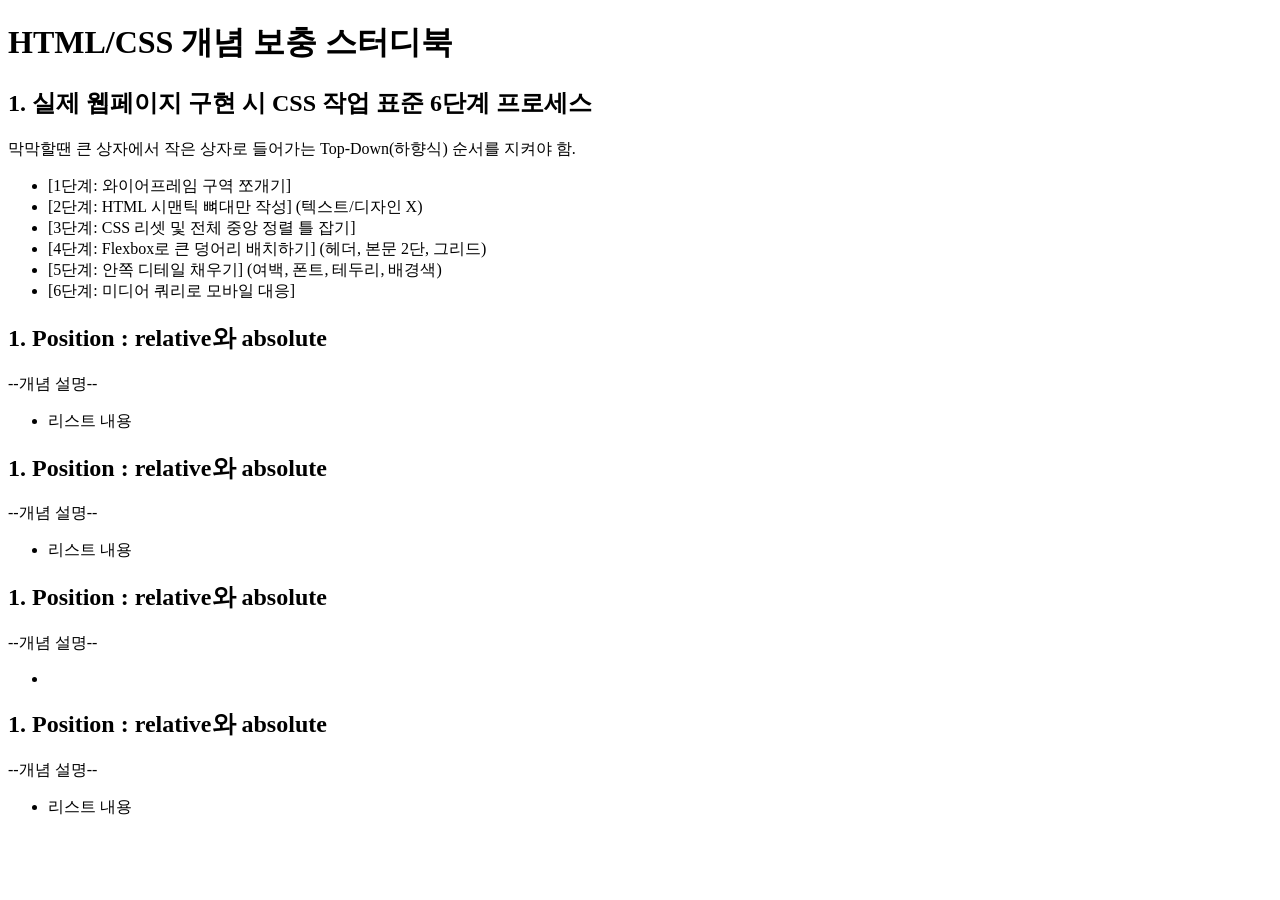
<file: studybook/main.html>
<!DOCTYPE html>
<html lang="en">
<head>
    <meta charset="UTF-8">
    <meta name="viewport" content="width=device-width, initial-scale=1.0">
    <title>Document</title>
</head>
<body>
    <header class="header">
        <h1> HTML/CSS 개념 보충 스터디북</h1>
       
        <nav>

        </nav>    

    <header>

    <main class="container">
        <section id="position" class="study-card">
            <h2> 1. 실제 웹페이지 구현 시  CSS 작업 표준 6단계 프로세스</h2>
            <p> 막막할땐 큰 상자에서 작은 상자로 들어가는 Top-Down(하향식) 순서를 지켜야 함.</p>
            <ul>
                <li>[1단계: 와이어프레임 구역 쪼개기]</li>
                <li>[2단계: HTML 시맨틱 뼈대만 작성] (텍스트/디자인 X)</li>
                <li>[3단계: CSS 리셋 및 전체 중앙 정렬 틀 잡기]</li>
                <li>[4단계: Flexbox로 큰 덩어리 배치하기] (헤더, 본문 2단, 그리드)</li>
                <li>[5단계: 안쪽 디테일 채우기] (여백, 폰트, 테두리, 배경색)</li>
                <li>[6단계: 미디어 쿼리로 모바일 대응]</li>
            </ul>
        </section>
        <section id="position" class="study-card">
            <h2> 1. Position : relative와 absolute</h2>
            <p> --개념 설명--</p>
            <ul>
                <li>리스트 내용</li>
            </ul>
        </section>
        <section id="position" class="study-card">
            <h2> 1. Position : relative와 absolute</h2>
            <p> --개념 설명--</p>
            <ul>
                <li>리스트 내용</li>
            </ul>
        </section>
        <section id="position" class="study-card">
            <h2> 1. Position : relative와 absolute</h2>
            <p> --개념 설명--</p>
            <ul>
                <li></li>
            </ul>
        </section>
        <section id="position" class="study-card">
            <h2> 1. Position : relative와 absolute</h2>
            <p> --개념 설명--</p>
            <ul>
                <li>리스트 내용</li>
            </ul>
        </section>


    </main>

    <footer class="footer"></footer>

</body>
</html>
</file>
<file: css/style_3.css>
@charset "utf-8";

body {
    font-family: 'Malgun Gothic', sans-serif;
    color: #333;
}

#wrap {
    width: 1200px;
    margin: 0 auto;
    padding: 10px 0;
}

#topNav {
    display: flex;
    justify-content: flex-end;
    font-size: 12px;
    color: #666;
    padding: 5px 0;
}
.util-menu {
    font-size: 15px;
    font-weight: bold;
    color: #555;
}

#siteNav {
    display: flex;
    align-items: center;
    gap: 30px;
    padding: 15px 0;
}

.logo {
    font-size: 24px;
}

.tabs {
    font-size: 15px;
    font-weight: bold;
    color: #555;
}

#gnbNav {
  display: flex;
    justify-content: flex-start; 
    align-items: center;
    gap: 20px;                
    padding: 14px 0;
    border-bottom: 2px solid #e60012;
}

#gnbNav .item {
    flex: none;              
    font-weight: bold;        
    font-size: 15px;
    cursor: pointer;
    white-space: nowrap;
}

#gnbNav .item:hover {
    color: #e60012;
}

#pebContainer {
    margin-top: 20px;
}

.main-banner {
    height: 350px;
    background-color: #f8f9fa;
    border: 1px solid #ddd;
    border-radius: 8px;
    display: flex;
    justify-content: center;
    align-items: center;
    font-size: 20px;
    font-weight: bold;
    margin-bottom: 25px;
}

.card-grid {
    display: flex;
    justify-content: space-between;
    gap: 15px;
    margin-bottom: 25px;
}

.card-grid .card {
    flex: 1;
    height: 120px;
    background-color: #fdfdfd;
    border: 1px solid #e5e5e5;
    border-radius: 8px;
    display: flex;
    justify-content: center;
    align-items: center;
    font-weight: bold;
    box-shadow: 0 2px 4px rgba(0,0,0,0.03);
}

.card {
    display: flex;
    flex-direction: column; 
    justify-content: center; 
    align-items: center;     
    gap: 6px;             
}

.card .title {
    font-size: 20px;
    font-weight: bold;
    color: #222;
}

.card .desc {
    font-size: 16px;
    color: #777; 
}

.board-section {
    height: 140px;
    background-color: #fafafa;
    border: 1px solid #eee;
    padding: 15px;
    font-weight: bold;
}

#quickNav {
    position: fixed;
    right: 20px;
    top: 300px;
    width: 70px;
    background: #fff;
    border: 1px solid #ccc;
    border-radius: 6px;
    text-align: center;
    padding: 10px 5px;
    font-size: 12px;
}

#footer {
    margin-top: 40px;
    padding: 25px 0;
    border-top: 1px solid #ddd;
    color: #888;
    font-size: 13px;
    text-align: center;
}
</file>
<file: style.css>
* {
    font-family: 'Pretendard', sans-serif;
    box-sizing: border-box;
}

body {
    margin: 30px auto;
    max-width: 800px;
    color: #333;
    background-color: #f8f9fa;
}

.header {
    text-align: center;
    margin-bottom: 25px;
}

.header h1 {
    font-size: 26px;
    color: #1a252f;
    margin-bottom: 8px;
}

.header p {
    font-size: 14px;
    color: #666;
    margin: 0;
}

.menu-nav {
    display: flex;
    justify-content: space-between;
    gap: 12px;
    margin: 20px 0;
}

.menu-btn {
    flex: 1;
    padding: 14px 10px;
    font-size: 15px;
    font-weight: bold;
    color: #333;
    background-color: #ffffff;
    border: 2px solid #ddd;
    border-radius: 8px;
    cursor: pointer;
}

.menu-btn:hover {
    border-color: #0066cc;
    color: #0066cc;
    background-color: #f0f7ff;
}

.menu-btn.active {
    background-color: #0066cc;
    color: #ffffff;
    border-color: #0066cc;
}

hr {
    border: 0;
    border-top: 1px dashed #bbb;
    margin: 25px 0;
}

#content-area {
    min-height: 250px;
    background: #ffffff;
    border: 1px solid #e1e4e8;
    border-radius: 8px;
    padding: 28px;
    box-shadow: 0 2px 6px rgba(0, 0, 0, 0.04);
}

.placeholder-text {
    text-align: center;
    color: #888;
    font-size: 15px;
    margin-top: 90px;
}

.content-header {
    display: flex;
    align-items: center;
    gap: 12px;
    margin-bottom: 10px;
}

.content-header h2 {
    margin: 0;
    font-size: 22px;
    color: #1a252f;
}

.badge {
    background-color: #e8f3ff;
    color: #0066cc;
    font-size: 13px;
    font-weight: bold;
    padding: 4px 10px;
    border-radius: 20px;
}

.summary-text {
    font-size: 15px;
    color: #555;
    line-height: 1.6;
    margin: 8px 0 16px 0;
}

.inner-hr {
    border: 0;
    border-top: 1px solid #eee;
    margin: 16px 0;
}

.info-group {
    display: flex;
    flex-direction: column;
    gap: 12px;
}

.info-row {
    display: flex;
    flex-direction: column;
    background: #fafbfc;
    border: 1px solid #edf0f2;
    border-radius: 6px;
    padding: 12px 16px;
    font-size: 14px;
    line-height: 1.6;
}

.info-label {
    font-weight: bold;
    color: #2c3e50;
    margin-bottom: 4px;
}

.info-val {
    color: #444;
}

.highlight-box {
    background-color: #f0f7ff;
    border-color: #cce3ff;
}

.highlight-box .info-label {
    color: #0066cc;
}

.tip-box {
    background-color: #fdfbe8;
    border-color: #faecc0;
}

.tip-box .info-label {
    color: #b78103;
}
</file>
<file: message/style.css>
@charset "utf-8";

/* =========================================
   1. 공통 기본 초기화 & 폰트 선명화 엔진
========================================= */
* {
    margin: 0;
    padding: 0;
    box-sizing: border-box;
    -webkit-font-smoothing: antialiased;
    -moz-osx-font-smoothing: grayscale;
    text-rendering: optimizeLegibility;
}

/* =========================================
   2. 인트로 페이지 (intro.html) 스타일
========================================= */
body.intro-body {
    position: relative;
    font-family: "Gowun Dodum", sans-serif;
    color: #f1f5f9;
    display: flex;
    justify-content: center;
    align-items: center;
    min-height: 100vh;
    text-align: center;
    padding: 20px;
    background-color: #070a12;
    overflow: hidden;
}

body.intro-body::before {
    content: "";
    position: absolute;
    inset: 0;
    background: 
        radial-gradient(circle at 50% 50%, rgba(7, 10, 18, 0.78) 0%, rgba(7, 10, 18, 0.35) 70%, rgba(7, 10, 18, 0.7) 100%),
        url('https://images.unsplash.com/photo-1538370965046-79c0d6907d47?auto=format&fit=crop&w=1920&q=90');
    background-size: cover;
    background-position: center;
    filter: contrast(125%) brightness(100%) saturate(115%);
    animation: 
        kenBurns 22s ease-in-out infinite alternate,
        starTwinkle 4s ease-in-out infinite alternate;
    z-index: 0;
}

.intro-box {
    position: relative;
    z-index: 1;
    max-width: 680px;
    background: rgba(13, 18, 30, 0.45); 
    padding: 60px 40px;
    border-radius: 16px;
    border: 1px solid rgba(255, 255, 255, 0.15);
    backdrop-filter: blur(8px);         
    box-shadow: 0 25px 50px rgba(0, 0, 0, 0.7);
}

@keyframes kenBurns {
    0% { transform: scale(1.0); }
    100% { transform: scale(1.12); }
}

@keyframes starTwinkle {
    0% {
        opacity: 0.88;
        filter: contrast(120%) brightness(95%);
    }
    50% {
        opacity: 1.0;
        filter: contrast(135%) brightness(115%);
    }
    100% {
        opacity: 0.88;
        filter: contrast(120%) brightness(95%);
    }
}

.intro-box h1 {
    font-size: 2.2em;
    line-height: 1.4;
    margin-bottom: 24px;
    font-weight: 500;
    color: #ffffff;
    word-break: keep-all;
}

.intro-box p {
    font-size: 1.1em;
    color: #cbd5e1;
    line-height: 1.8;
    margin-bottom: 45px;
    word-break: keep-all;
}

.btn-start {
    display: inline-block;
    background: linear-gradient(135deg, #3b82f6, #1d4ed8);
    color: #ffffff;
    text-decoration: none;
    padding: 16px 40px;
    font-size: 1.15em;
    border-radius: 30px;
    transition: all 0.3s ease;
    box-shadow: 0 4px 15px rgba(59, 130, 246, 0.4);
}

.btn-start:hover {
    background: linear-gradient(135deg, #2563eb, #1e40af);
    transform: translateY(-2px);
    box-shadow: 0 8px 20px rgba(59, 130, 246, 0.6);
}

/* =========================================
   3. 메인 페이지 (main.html) 스타일
========================================= */
body.main-body {
    min-height: 100vh;
    padding: 50px 20px;
    display: flex;
    flex-direction: column;
    align-items: center;
    font-family: 'Gowun Dodum', sans-serif;
    color: #f1f5f9;
    background: 
        radial-gradient(circle at 50% 50%, rgba(7, 10, 18, 0.75) 0%, rgba(7, 10, 18, 0.92) 100%),
        url('https://images.unsplash.com/photo-1538370965046-79c0d6907d47?auto=format&fit=crop&w=1920&q=90') no-repeat center center fixed;
    background-size: cover;
}

/* 중앙 컨테이너 (텍스트가 맑고 또렷하게 보이도록 불투명도와 패딩 안정화) */
.container {
    max-width: 800px;
    width: 100%;
    background: rgba(15, 23, 42, 0.85); 
    backdrop-filter: blur(12px);         
    border: 1px solid rgba(255, 255, 255, 0.15);
    border-radius: 16px;
    padding: 40px;
    box-shadow: 0 25px 50px rgba(0, 0, 0, 0.7);
}

.header-title {
    text-align: center;
    margin-bottom: 30px;
}

/* 상단 메인 타이틀: 번짐 그림자 제거 후 순백색(#fff) + 폰트 두께로 또렷함 확보 */
.header-title h2 {
    font-size: 1.85em;
    font-weight: 700;
    color: #ffffff;
    margin-bottom: 8px;
    letter-spacing: -0.3px;
}

/* 상단 부제목 문구: 깨끗한 밝은 그레이 */
.header-title p {
    font-size: 1.08em;  
    color: #cbd5e1;   
    line-height: 1.5;  
    font-weight: 400;
}

/* 1, 2, 3번 소제목: 그림자 제거로 외곽선을 깔끔하게 떨어뜨림 */
.section-label {
    color: #ffffff;
    font-weight: 700;
    font-size: 1.25em;
    margin-bottom: 14px;
    display: block;
    letter-spacing: -0.2px;
}

/* --- 1. 폰트 선택 박스 (화이트 베이스) --- */
.d1 {
    background-color: #f8fafc;
    padding: 18px 24px;
    border-radius: 8px;
    border: 1px solid #cbd5e1;
    margin-bottom: 25px;
    display: flex;
    align-items: center;
    justify-content: space-around;
    gap: 40px;
    flex-wrap: wrap;     
    row-gap: 10px;
}

.font-opt {
    display: flex;         
    align-items: center;   
    gap: 8px;               
    white-space: nowrap;   
}

.d1 input[type="radio"] {
    accent-color: #2563eb; 
    cursor: pointer;
    width: 17px;          
    height: 17px;
}

.d1 label {
    font-size: 1.1em;
    color: #0f172a !important; /* 👈 진하고 또렷한 먹색 */
    cursor: pointer;
    transition: color 0.2s ease;
    white-space: nowrap;
}

.d1 label:hover {
    color: #2563eb !important; 
}

/* Gowun Dodum 선택 시 */
#GowunDodum:checked + label {
    font-family: "Gowun Dodum", sans-serif;
    font-weight: 700;
    color: #0f172a !important;
}
.d1:has(#GowunDodum:checked) ~ .d2 #msg {
    font-family: "Gowun Dodum", sans-serif;
    font-size: 1.35em;
}

/* Nanum Pen 선택 시 */
#NanumPen:checked + label {
    font-family: "Nanum Pen Script", cursive;
    font-weight: 700;
    color: #0f172a !important;
    font-size: 1.55em;
}
.d1:has(#NanumPen:checked) ~ .d2 #msg {
    font-family: "Nanum Pen Script", cursive;
    font-size: 1.85em;
}

/* --- 2. 카드 배경 선택 영역 --- */
.card-select-area {
    display: flex;
    gap: 16px;
    margin-bottom: 25px;
    flex-wrap: wrap;
}

.card-opt {
    flex: 1;
    min-width: 140px;
}

.card-opt input[type="radio"] {
    display: none;
}

.card-opt label {
    display: flex;
    flex-direction: column;
    align-items: center;
    background-color: rgba(255, 255, 255, 0.08);
    border: 2px solid rgba(255, 255, 255, 0.16);
    border-radius: 8px;
    padding: 10px;
    cursor: pointer;
    transition: all 0.2s ease;
}

.card-opt label img {
    width: 100%;
    height: 85px;
    object-fit: cover;
    border-radius: 4px;
    margin-bottom: 8px;
}

.card-opt label span {
    font-size: 0.95em;
    font-weight: 600;
    color: #cbd5e1;
}

.card-opt label:hover {
    border-color: #94a3b8;
    transform: translateY(-2px);
}

.card-opt input[type="radio"]:checked + label {
    border-color: #3b82f6;
    background-color: rgba(59, 130, 246, 0.22);
    box-shadow: 0 4px 15px rgba(59, 130, 246, 0.35);
}

.card-opt input[type="radio"]:checked + label span {
    color: #93c5fd;
}

/* --- 3. 메시지 입력창 (선명한 1px 외곽선 + 불필요한 번짐 제거) --- */
.d2 textarea {
    width: 100%;
    min-height: 220px;
    border: 2px solid rgba(255, 255, 255, 0.25);
    border-radius: 8px;
    padding: 20px;
    outline: none;
    resize: vertical;
    line-height: 1.7;
    background-size: cover !important;
    background-position: center !important;
    background-repeat: no-repeat !important;
    color: #ffffff !important;
    font-weight: 600;
    /* 번지는 블러 대신, 1px 초정밀 컷 외곽선으로 선명도 극대화 */
    text-shadow: 0 1px 2px rgba(0, 0, 0, 0.9);
    transition: border-color 0.2s, background 0.3s ease;
}

.d2 textarea:focus {
    border-color: #60a5fa;
}

/* 플레이스홀더 안내 문구: 번짐(10px)을 지우고 맑고 또렷한 화이트로 교체 */
.d2 textarea::placeholder {
    color: #ffffff !important;
    opacity: 0.95 !important;
    font-weight: 500;
    text-shadow: 0 1px 3px rgba(0, 0, 0, 0.95);
}

/* 카드 선택에 따른 텍스트창 실시간 배경 적용 (사진 명암을 살짝 눌러 글씨를 더 또렷하게 만듦) */
.card-select-area:has(#card1:checked) ~ .d2 #msg {
    background: linear-gradient(rgba(0, 0, 0, 0.58), rgba(0, 0, 0, 0.58)), 
                url('https://images.unsplash.com/photo-1518837695005-2083093ee35b?auto=format&fit=crop&w=1200&q=85');
}

.card-select-area:has(#card2:checked) ~ .d2 #msg {
    background: linear-gradient(rgba(0, 0, 0, 0.58), rgba(0, 0, 0, 0.58)), 
                url('https://images.unsplash.com/photo-1506703719100-a0f3a48c0f86?auto=format&fit=crop&w=1200&q=85');
}

.card-select-area:has(#card3:checked) ~ .d2 #msg {
    background: linear-gradient(rgba(0, 0, 0, 0.58), rgba(0, 0, 0, 0.58)), 
                url('https://images.unsplash.com/photo-1448375240586-882707db888b?auto=format&fit=crop&w=1200&q=85');
}

/* --- 하단 저장 및 봉인 버튼 --- */
.btn-submit {
    display: block;
    width: 100%;
    margin-top: 25px;
    padding: 16px;
    background-color: #3b82f6; /* 👈 눈에 더 확 들어오는 깔끔한 블루 포인트 */
    color: #ffffff !important;
    border: none;
    border-radius: 8px;
    font-family: inherit;                  
    font-size: 1.1em;                    
    font-weight: 700;                      
    cursor: pointer;
    transition: background-color 0.2s, transform 0.1s ease;
}

.btn-submit:hover {
    background-color: #2563eb;
    transform: translateY(-1px);
}
</file>
<file: storybook/style.css>
@charset "UTF-8";
@import url('https://fonts.googleapis.com/css2?family=Gaegu:wght@400;700&family=Gowun+Dodum:wght@400;700&display=swap');

:root {
  --bg-gradient: linear-gradient(180deg, #dff9fb 0%, #c7ecee 100%);
  --card-bg: #ffffff;
  --accent-teal: #00a8a8;
  --accent-sand: #ffeaa7;
  --text-black: #000000;
  --font-scale: 1.15rem;
}

* {
  box-sizing: border-box;
  margin: 0;
  padding: 0;
}

body {
  background: var(--bg-gradient);
  font-family: 'Gowun Dodum', sans-serif;
  color: var(--text-black);
  display: flex;
  flex-direction: column;
  align-items: center;
  justify-content: center;
  min-height: 100vh;
  padding: 20px 16px;
  overflow-x: hidden;
}

input[type="radio"] {
  position: absolute;
  opacity: 0;
  pointer-events: none;
}

#font-normal:checked ~ .viewer-container {
  --font-scale: 1.15rem;
}

#font-large:checked ~ .viewer-container {
  --font-scale: 1.38rem;
}

#font-normal:checked ~ .top-bar .btn-font-normal,
#font-large:checked ~ .top-bar .btn-font-large {
  background-color: var(--accent-sand);
  border-color: #fbc531;
}

#slide1:checked ~ .viewer-container .slider-track { transform: translateX(0%); }
#slide2:checked ~ .viewer-container .slider-track { transform: translateX(-100%); }
#slide3:checked ~ .viewer-container .slider-track { transform: translateX(-200%); }
#slide4:checked ~ .viewer-container .slider-track { transform: translateX(-300%); }
#slide5:checked ~ .viewer-container .slider-track { transform: translateX(-400%); }
#slide6:checked ~ .viewer-container .slider-track { transform: translateX(-500%); }
#slide7:checked ~ .viewer-container .slider-track { transform: translateX(-600%); }
#slide8:checked ~ .viewer-container .slider-track { transform: translateX(-700%); }
#slide9:checked ~ .viewer-container .slider-track { transform: translateX(-800%); }

#slide1:checked ~ .viewer-container .dot1,
#slide2:checked ~ .viewer-container .dot2,
#slide3:checked ~ .viewer-container .dot3,
#slide4:checked ~ .viewer-container .dot4,
#slide5:checked ~ .viewer-container .dot5,
#slide6:checked ~ .viewer-container .dot6,
#slide7:checked ~ .viewer-container .dot7,
#slide8:checked ~ .viewer-container .dot8,
#slide9:checked ~ .viewer-container .dot9 {
  width: 28px;
  border-radius: 12px;
  background: var(--accent-teal);
}

#slide1:checked ~ .viewer-container .page-badge::after { content: "1 / 9"; }
#slide2:checked ~ .viewer-container .page-badge::after { content: "2 / 9"; }
#slide3:checked ~ .viewer-container .page-badge::after { content: "3 / 9"; }
#slide4:checked ~ .viewer-container .page-badge::after { content: "4 / 9"; }
#slide5:checked ~ .viewer-container .page-badge::after { content: "5 / 9"; }
#slide6:checked ~ .viewer-container .page-badge::after { content: "6 / 9"; }
#slide7:checked ~ .viewer-container .page-badge::after { content: "7 / 9"; }
#slide8:checked ~ .viewer-container .page-badge::after { content: "8 / 9"; }
#slide9:checked ~ .viewer-container .page-badge::after { content: "9 / 9"; }

.top-bar {
  display: flex;
  justify-content: space-between;
  align-items: center;
  width: 100%;
  max-width: 980px;
  margin-bottom: 14px;
  padding: 0 4px;
}

.top-bar-left {
  display: flex;
  align-items: center;
  gap: 16px;
}

.book-title-header {
  font-family: 'Gaegu', cursive;
  font-size: 2rem;
  font-weight: 700;
  color: #0984e3;
  letter-spacing: 1px;
}

.font-controls {
  display: flex;
  gap: 8px;
  align-items: center;
}

.font-label {
  font-size: 1.05rem;
  font-weight: 700;
  color: #000000;
  margin-right: 4px;
}

.home-btn,
.font-btn {
  background: #ffffff;
  border: 1.5px solid #b2bec3;
  border-radius: 10px;
  padding: 8px 16px;
  font-size: 1.05rem;
  font-weight: 700;
  color: #000000;
  font-family: inherit;
  cursor: pointer;
  box-shadow: 0 2px 6px rgba(0, 0, 0, 0.06);
  transition: all 0.2s;
  text-decoration: none;
  display: inline-flex;
  align-items: center;
  justify-content: center;
  user-select: none;
}

.home-btn:hover,
.font-btn:hover {
  background-color: var(--accent-sand);
  border-color: #fbc531;
}

.viewer-container {
  position: relative;
  width: 100%;
  max-width: 980px;
  height: 840px;
  background: var(--card-bg);
  border-radius: 28px;
  box-shadow: 0 18px 40px rgba(15, 60, 89, 0.14);
  overflow: hidden;
  border: 4px solid #ffffff;
  display: flex;
  flex-direction: column;
}

.slider-track {
  display: flex;
  height: 100%;
  width: 100%;
  transition: transform 0.45s cubic-bezier(0.22, 1, 0.36, 1);
}

.slide-page {
  position: relative;
  min-width: 100%;
  height: 100%;
  display: flex;
  flex-direction: column;
  align-items: center;
  padding: 24px 88px 76px;
  overflow: hidden;
}

.illustration-box {
  width: 100%;
  height: 320px;
  min-height: 300px;
  border-radius: 20px;
  background: #f1f7f9;
  display: flex;
  align-items: center;
  justify-content: center;
  margin-bottom: 18px;
  overflow: hidden;
  border: 1px solid #dcdde1;
}

.illustration-box img,
.illustration-box svg {
  width: 100%;
  height: 100%;
  display: block;
  object-fit: cover;
  object-position: center center;
}

.story-content {
  width: 100%;
  flex: 1;
  overflow-y: auto;
  padding: 0 8px 12px;
  text-align: justify;
  scrollbar-width: thin;
  scrollbar-color: #b2bec3 transparent;
}

.story-content::-webkit-scrollbar {
  width: 6px;
}

.story-content::-webkit-scrollbar-thumb {
  background-color: #b2bec3;
  border-radius: 4px;
}

.page-chapter-title {
  font-family: 'Gaegu', cursive;
  font-size: calc(var(--font-scale) * 1.55);
  color: #00838f;
  margin-bottom: 12px;
  font-weight: 700;
}

.story-text {
  font-size: calc(var(--font-scale) * 1.15);
  line-height: 1.95;
  color: #000000;
  word-break: keep-all;
}

.story-text p {
  margin-bottom: 14px;
  text-indent: 14px;
}

.nav-arrow {
  position: absolute;
  top: 50%;
  transform: translateY(-50%);
  width: 52px;
  height: 52px;
  background: rgba(255, 255, 255, 0.95);
  border: 1.5px solid #dcdde1;
  border-radius: 50%;
  box-shadow: 0 4px 14px rgba(0, 0, 0, 0.15);
  cursor: pointer;
  display: flex;
  align-items: center;
  justify-content: center;
  font-size: 1.6rem;
  font-weight: 900;
  color: #000000;
  transition: all 0.2s;
  z-index: 10;
  user-select: none;
  text-decoration: none;
}

.nav-arrow:hover {
  background: var(--accent-teal);
  color: #ffffff;
  border-color: var(--accent-teal);
  transform: translateY(-50%) scale(1.08);
}

.nav-arrow.prev { left: 16px; }
.nav-arrow.next { right: 16px; }

.nav-arrow.disabled {
  opacity: 0.18;
  cursor: not-allowed;
  pointer-events: none;
}

.indicator-container {
  position: absolute;
  bottom: 18px;
  left: 0;
  right: 0;
  display: flex;
  justify-content: center;
  align-items: center;
  gap: 10px;
  z-index: 10;
  pointer-events: none;
}

.dot-wrapper {
  display: flex;
  gap: 7px;
  pointer-events: auto;
}

.dot {
  width: 10px;
  height: 10px;
  border-radius: 50%;
  background: #c7ecee;
  cursor: pointer;
  transition: all 0.3s;
  user-select: none;
}

.page-badge {
  font-size: 1rem;
  color: #000000;
  margin-left: 12px;
  font-weight: 700;
}

.intro-container {
  width: 100%;
  max-width: 860px;
  background: #ffffff;
  border-radius: 36px;
  box-shadow: 0 20px 48px rgba(15, 60, 89, 0.16);
  border: 4px solid #ffffff;
  padding: 52px 56px;
  text-align: center;
  display: flex;
  flex-direction: column;
  align-items: center;
  animation: floatCard 3s ease-in-out infinite alternate;
}

@keyframes floatCard {
  0% { transform: translateY(0px); }
  100% { transform: translateY(-8px); }
}

.intro-badge {
  display: inline-block;
  background: #e3fafc;
  color: #0984e3;
  padding: 8px 24px;
  border-radius: 20px;
  font-size: 1.1rem;
  font-weight: 700;
  margin-bottom: 18px;
}

.intro-title {
  font-family: 'Gaegu', cursive;
  font-size: 4.2rem;
  color: #0984e3;
  line-height: 1.15;
  margin-bottom: 10px;
}

.intro-subtitle {
  font-size: 1.25rem;
  color: #2d3436;
  font-weight: 700;
  margin-bottom: 26px;
}

.intro-graphic {
  width: 100%;
  height: 380px;
  border-radius: 24px;
  background: #f1f7f9;
  border: 1px solid #dcdde1;
  overflow: hidden;
  margin-bottom: 32px;
  box-shadow: inset 0 2px 6px rgba(0, 0, 0, 0.05);
}

.intro-graphic img {
  width: 100%;
  height: 100%;
  border-radius: 0;
  object-fit: cover;
  object-position: center center;
  display: block;
}

.btn-primary {
  display: inline-flex;
  align-items: center;
  justify-content: center;
  background: #0984e3;
  color: #ffffff;
  text-decoration: none;
  border: none;
  padding: 18px 48px;
  font-size: 1.45rem;
  font-weight: 700;
  border-radius: 36px;
  font-family: inherit;
  cursor: pointer;
  box-shadow: 0 8px 22px rgba(9, 132, 227, 0.35);
  transition: transform 0.2s, background 0.2s;
}

.btn-primary:hover {
  background: #0069d9;
  transform: translateY(-2px);
}
</file>
